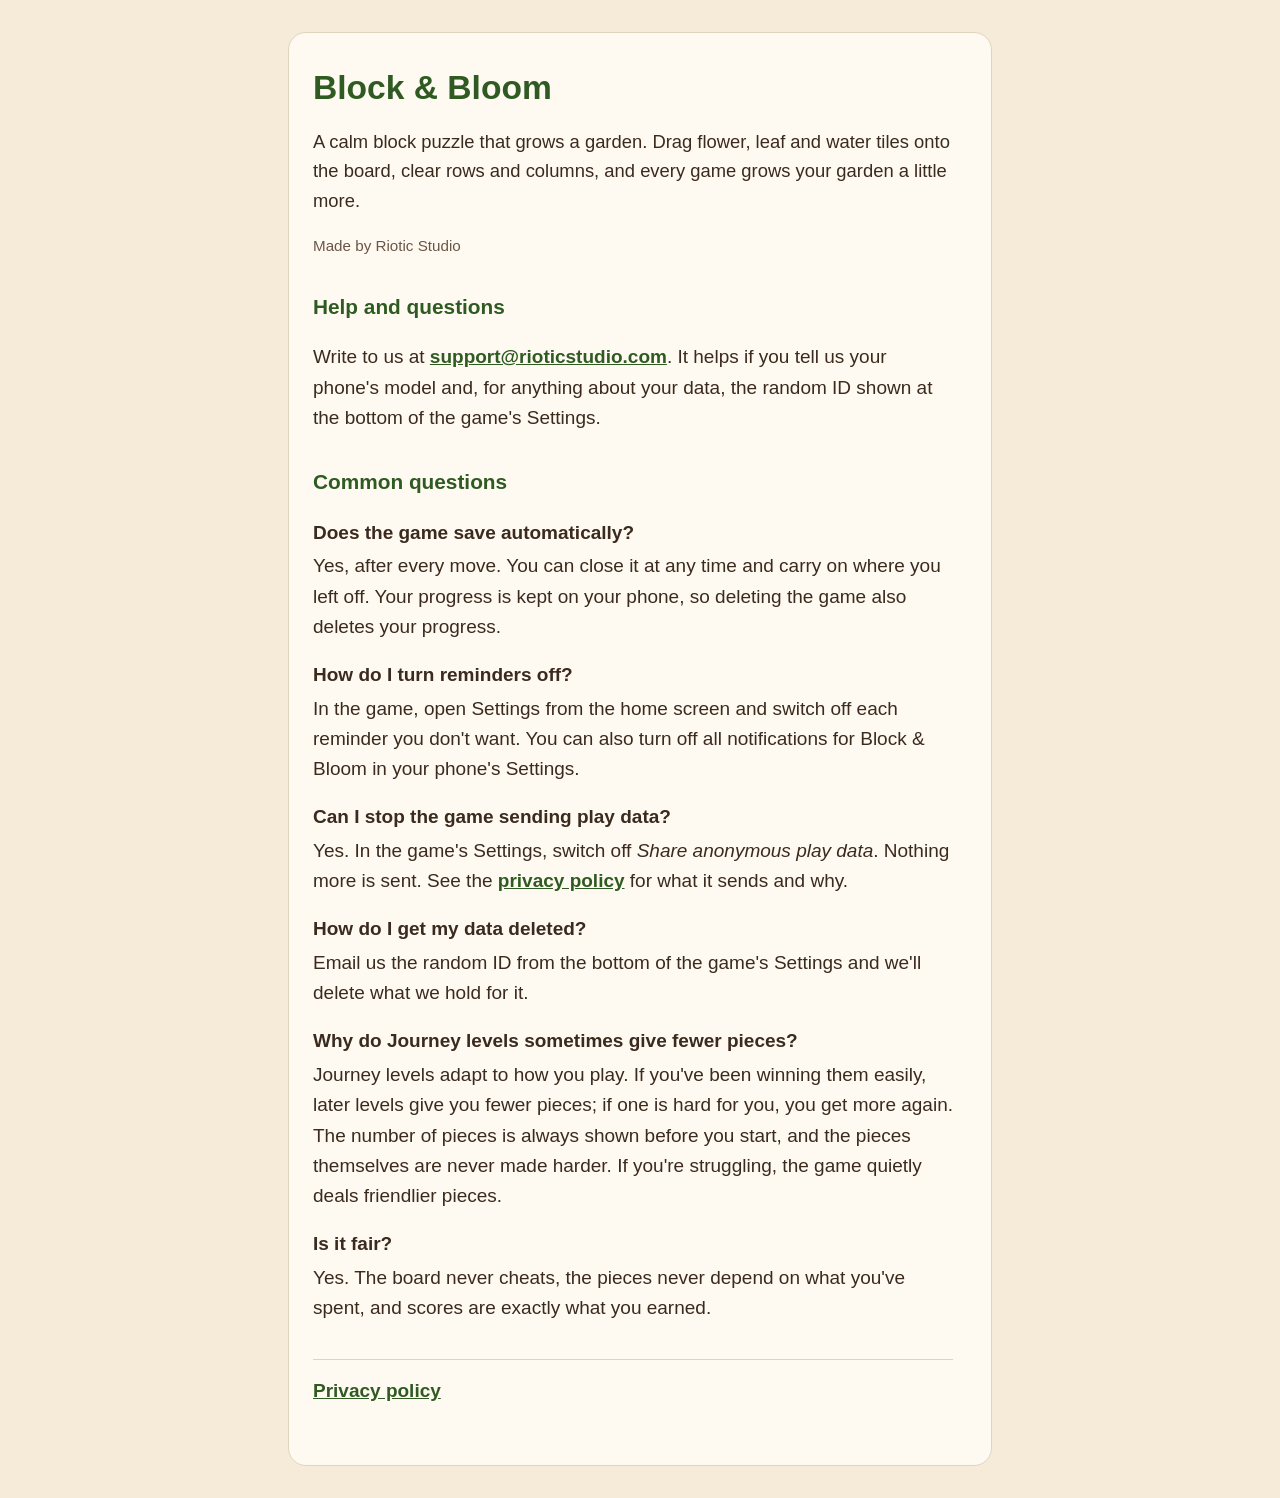
<file: index.html>
<!doctype html>
<html lang="en">
<head>
<meta charset="utf-8">
<meta name="viewport" content="width=device-width, initial-scale=1">
<title>Block &amp; Bloom · Help</title>
<link rel="stylesheet" href="style.css">
</head>
<body>
<main>
<h1>Block &amp; Bloom</h1>
<p class="lead">A calm block puzzle that grows a garden. Drag flower, leaf and water tiles onto the board, clear rows and
columns, and every game grows your garden a little more.</p>
<p class="date">Made by Riotic Studio</p>

<h2>Help and questions</h2>
<p>Write to us at <a href="mailto:support@rioticstudio.com">support@rioticstudio.com</a>. It helps if you tell us your
phone's model and, for anything about your data, the random ID shown at the bottom of the game's Settings.</p>

<h2>Common questions</h2>
<dl>
<dt>Does the game save automatically?</dt>
<dd>Yes, after every move. You can close it at any time and carry on where you left off. Your progress is kept on your
phone, so deleting the game also deletes your progress.</dd>
<dt>How do I turn reminders off?</dt>
<dd>In the game, open Settings from the home screen and switch off each reminder you don't want. You can also turn off all
notifications for Block &amp; Bloom in your phone's Settings.</dd>
<dt>Can I stop the game sending play data?</dt>
<dd>Yes. In the game's Settings, switch off <em>Share anonymous play data</em>. Nothing more is sent. See the
<a href="privacy.html">privacy policy</a> for what it sends and why.</dd>
<dt>How do I get my data deleted?</dt>
<dd>Email us the random ID from the bottom of the game's Settings and we'll delete what we hold for it.</dd>
<dt>Why do Journey levels sometimes give fewer pieces?</dt>
<dd>Journey levels adapt to how you play. If you've been winning them easily, later levels give you fewer pieces; if one
is hard for you, you get more again. The number of pieces is always shown before you start, and the pieces themselves are
never made harder. If you're struggling, the game quietly deals friendlier pieces.</dd>
<dt>Is it fair?</dt>
<dd>Yes. The board never cheats, the pieces never depend on what you've spent, and scores are exactly what you earned.</dd>
</dl>

<p class="links"><a href="privacy.html">Privacy policy</a></p>
</main>
</body>
</html>
</file>
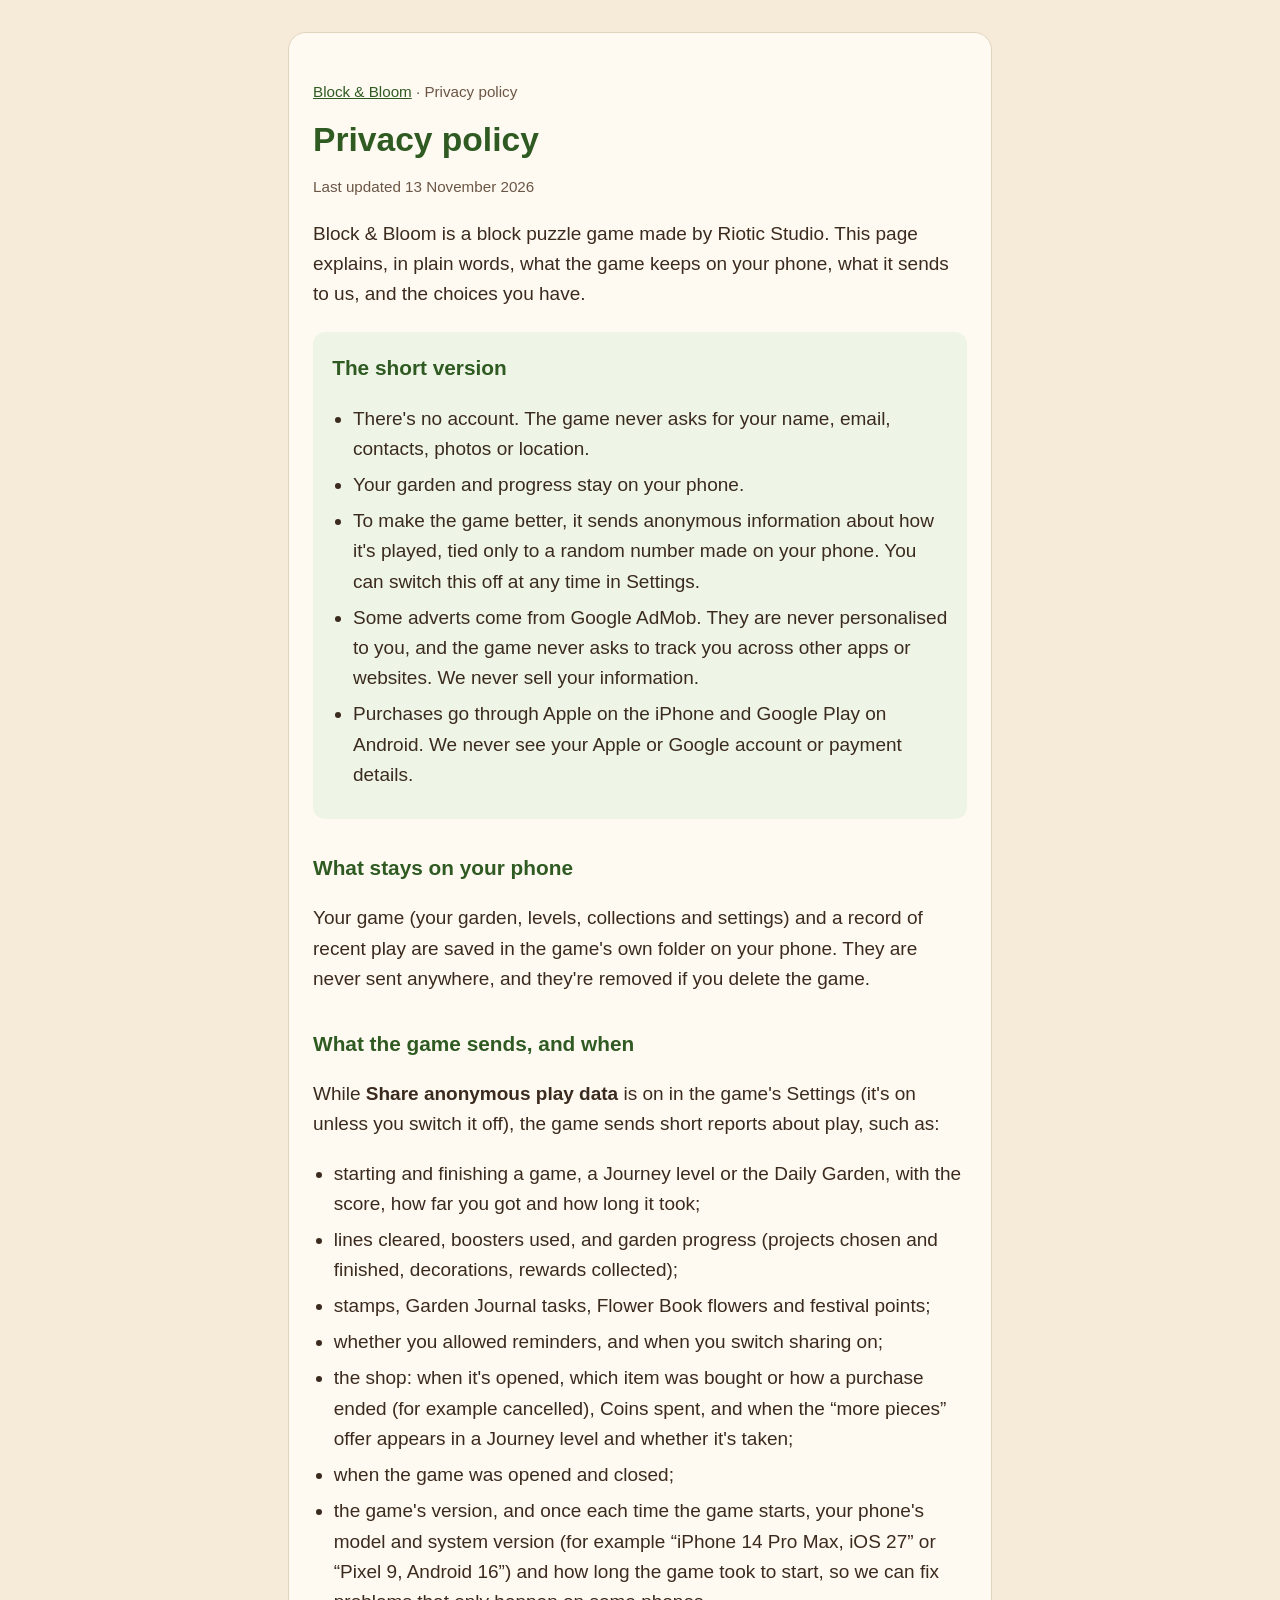
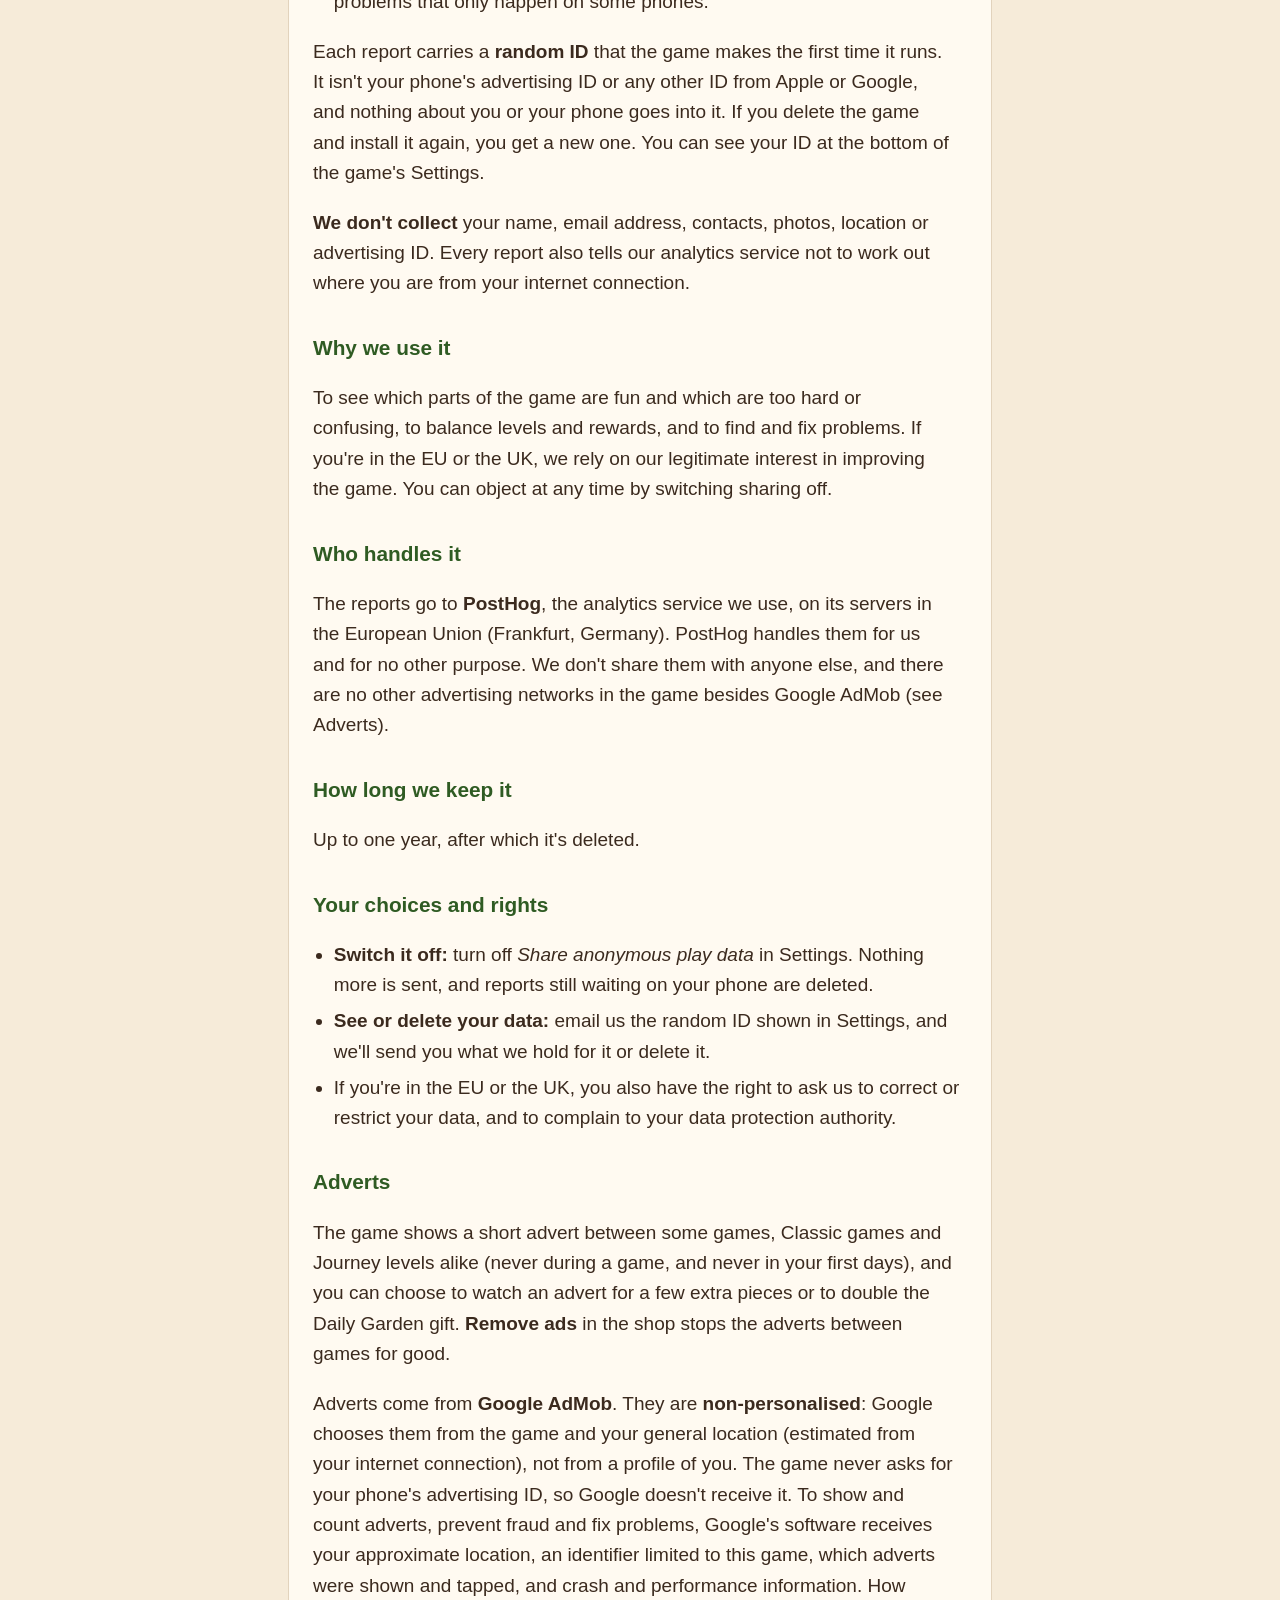
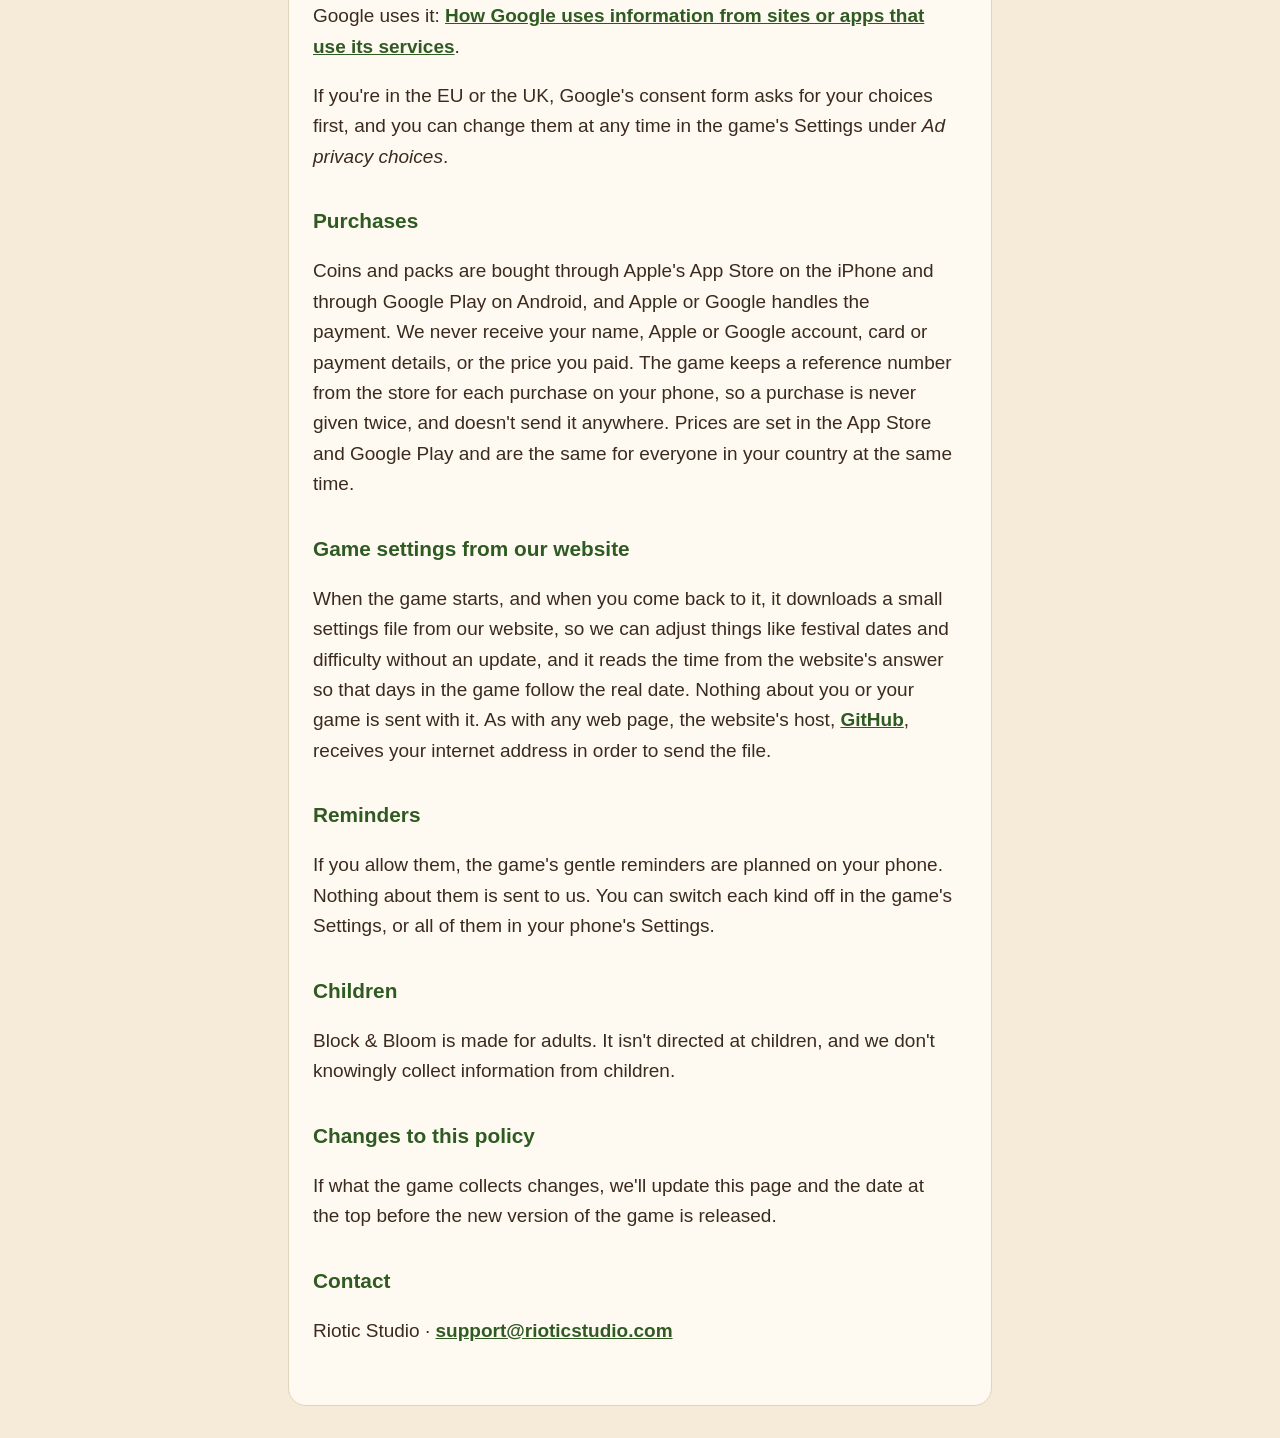
<file: privacy.html>
<!doctype html>
<html lang="en">
<head>
<meta charset="utf-8">
<meta name="viewport" content="width=device-width, initial-scale=1">
<title>Privacy policy · Block &amp; Bloom</title>
<link rel="stylesheet" href="style.css">
</head>
<body>
<main>
<p class="crumb"><a href="index.html">Block &amp; Bloom</a> · Privacy policy</p>
<h1>Privacy policy</h1>
<p class="date">Last updated 13 November 2026</p>

<p>Block &amp; Bloom is a block puzzle game made by Riotic Studio. This page explains, in plain words, what the game keeps on
your phone, what it sends to us, and the choices you have.</p>

<section class="short">
<h2>The short version</h2>
<ul>
<li>There's no account. The game never asks for your name, email, contacts, photos or location.</li>
<li>Your garden and progress stay on your phone.</li>
<li>To make the game better, it sends anonymous information about how it's played, tied only to a random number made on your
phone. You can switch this off at any time in Settings.</li>
<li>Some adverts come from Google AdMob. They are never personalised to you, and the game never asks to track you across
other apps or websites. We never sell your information.</li>
<li>Purchases go through Apple on the iPhone and Google Play on Android. We never see your Apple or Google account or payment
details.</li>
</ul>
</section>

<h2>What stays on your phone</h2>
<p>Your game (your garden, levels, collections and settings) and a record of recent play are saved in the game's own folder
on your phone. They are never sent anywhere, and they're removed if you delete the game.</p>

<h2>What the game sends, and when</h2>
<p>While <strong>Share anonymous play data</strong> is on in the game's Settings (it's on unless you switch it off), the game
sends short reports about play, such as:</p>
<ul>
<li>starting and finishing a game, a Journey level or the Daily Garden, with the score, how far you got and how long it took;</li>
<li>lines cleared, boosters used, and garden progress (projects chosen and finished, decorations, rewards collected);</li>
<li>stamps, Garden Journal tasks, Flower Book flowers and festival points;</li>
<li>whether you allowed reminders, and when you switch sharing on;</li>
<li>the shop: when it's opened, which item was bought or how a purchase ended (for example cancelled), Coins spent, and when the
&ldquo;more pieces&rdquo; offer appears in a Journey level and whether it's taken;</li>
<li>when the game was opened and closed;</li>
<li>the game's version, and once each time the game starts, your phone's model and system version (for
example &ldquo;iPhone 14 Pro Max, iOS 27&rdquo; or &ldquo;Pixel 9, Android 16&rdquo;) and how long the game took to start, so we can fix problems that only happen on some
phones.</li>
</ul>
<p>Each report carries a <strong>random ID</strong> that the game makes the first time it runs. It isn't your phone's
advertising ID or any other ID from Apple or Google, and nothing about you or your phone goes into it. If you delete the game and install
it again, you get a new one. You can see your ID at the bottom of the game's Settings.</p>
<p><strong>We don't collect</strong> your name, email address, contacts, photos, location or advertising ID. Every report
also tells our analytics service not to work out where you are from your internet connection.</p>

<h2>Why we use it</h2>
<p>To see which parts of the game are fun and which are too hard or confusing, to balance levels and rewards, and to find and
fix problems. If you're in the EU or the UK, we rely on our legitimate interest in improving the game. You can object at any
time by switching sharing off.</p>

<h2>Who handles it</h2>
<p>The reports go to <strong>PostHog</strong>, the analytics service we use, on its servers in the European Union (Frankfurt,
Germany). PostHog handles them for us and for no other purpose. We don't share them with anyone else, and there are no
other advertising networks in the game besides Google AdMob (see Adverts).</p>

<h2>How long we keep it</h2>
<p>Up to one year, after which it's deleted.</p>

<h2>Your choices and rights</h2>
<ul>
<li><strong>Switch it off:</strong> turn off <em>Share anonymous play data</em> in Settings. Nothing more is sent, and reports
still waiting on your phone are deleted.</li>
<li><strong>See or delete your data:</strong> email us the random ID shown in Settings, and we'll send you what we hold for it or
delete it.</li>
<li>If you're in the EU or the UK, you also have the right to ask us to correct or restrict your data, and to complain to your
data protection authority.</li>
</ul>

<h2>Adverts</h2>
<p>The game shows a short advert between some games, Classic games and Journey levels alike (never during a game, and never in your first days), and you can
choose to watch an advert for a few extra pieces or to double the Daily Garden gift. <strong>Remove ads</strong> in the shop
stops the adverts between games for good.</p>
<p>Adverts come from <strong>Google AdMob</strong>. They are <strong>non-personalised</strong>: Google chooses them from the
game and your general location (estimated from your internet connection), not from a profile of you. The game never asks for
your phone's advertising ID, so Google doesn't receive it. To show and count adverts, prevent fraud and fix problems, Google's
software receives your approximate location, an identifier limited to this game, which adverts were shown and tapped, and
crash and performance information. How Google uses it: <a href="https://policies.google.com/technologies/partner-sites">How
Google uses information from sites or apps that use its services</a>.</p>
<p>If you're in the EU or the UK, Google's consent form asks for your choices first, and you can change them at any time in the
game's Settings under <em>Ad privacy choices</em>.</p>

<h2>Purchases</h2>
<p>Coins and packs are bought through Apple's App Store on the iPhone and through Google Play on Android, and Apple or Google
handles the payment. We never receive your name, Apple or Google account, card or payment details, or the price you paid. The
game keeps a reference number from the store for each purchase on your phone, so a purchase is never given twice, and doesn't send it
anywhere. Prices are set in the App Store and Google Play and are the same for everyone in your country at the same time.</p>

<h2>Game settings from our website</h2>
<p>When the game starts, and when you come back to it, it downloads a small settings file from our website, so we can adjust
things like festival dates and difficulty without an update, and it reads the time from the website's answer so that days in
the game follow the real date. Nothing about you or your game is sent with it. As with any web page, the website's host,
<a href="https://docs.github.com/en/site-policy/privacy-policies/github-general-privacy-statement">GitHub</a>, receives your
internet address in order to send the file.</p>

<h2>Reminders</h2>
<p>If you allow them, the game's gentle reminders are planned on your phone. Nothing about them is sent to us. You can switch
each kind off in the game's Settings, or all of them in your phone's Settings.</p>

<h2>Children</h2>
<p>Block &amp; Bloom is made for adults. It isn't directed at children, and we don't knowingly collect information from
children.</p>

<h2>Changes to this policy</h2>
<p>If what the game collects changes, we'll update this page and the date at the top
before the new version of the game is released.</p>

<h2>Contact</h2>
<p>Riotic Studio · <a href="mailto:support@rioticstudio.com">support@rioticstudio.com</a></p>
</main>
</body>
</html>
</file>
<file: style.css>
/* Block & Bloom's help and privacy pages: the game's cream, wood and leaf green, in large, high-contrast text. */
:root {
  --paper: #f6ebd9;
  --card: #fffaf1;
  --ink: #3b2a1e;
  --soft: #6b5646;
  --green: #2f5b23;
  --rule: #e2d3bd;
}

* { box-sizing: border-box; }

body {
  margin: 0;
  background: var(--paper);
  color: var(--ink);
  font: 19px/1.6 -apple-system, BlinkMacSystemFont, "Segoe UI", Helvetica, Arial, sans-serif;
}

main {
  max-width: 44rem;
  margin: 2rem auto;
  padding: 2rem 1.5rem 2.5rem;
  background: var(--card);
  border: 1px solid var(--rule);
  border-radius: 18px;
}

@media (max-width: 48rem) {
  main { margin: 0; border-radius: 0; border-width: 0; padding: 1.5rem 16px 2rem; }
}

h1 { color: var(--green); font-size: 2.1rem; line-height: 1.2; margin: 0.2rem 0 0.4rem; }
h2 { color: var(--green); font-size: 1.3rem; margin: 2rem 0 0.4rem; }
p, li, dd { max-width: 40rem; }
ul { padding-left: 1.3rem; }
li { margin: 0.35rem 0; }
dt { font-weight: 700; margin-top: 1.1rem; }
dd { margin: 0.2rem 0 0; }
a { color: var(--green); font-weight: 600; }
.lead { font-size: 1.15rem; }
.date, .crumb { color: var(--soft); font-size: 0.95rem; }
.crumb a { font-weight: 400; }
.short { background: #eef5e6; border-radius: 12px; padding: 0.2rem 1.2rem 0.6rem; margin-top: 1.4rem; }
.short h2 { margin-top: 1rem; }
.links { margin-top: 2.2rem; border-top: 1px solid var(--rule); padding-top: 1rem; }
</file>
